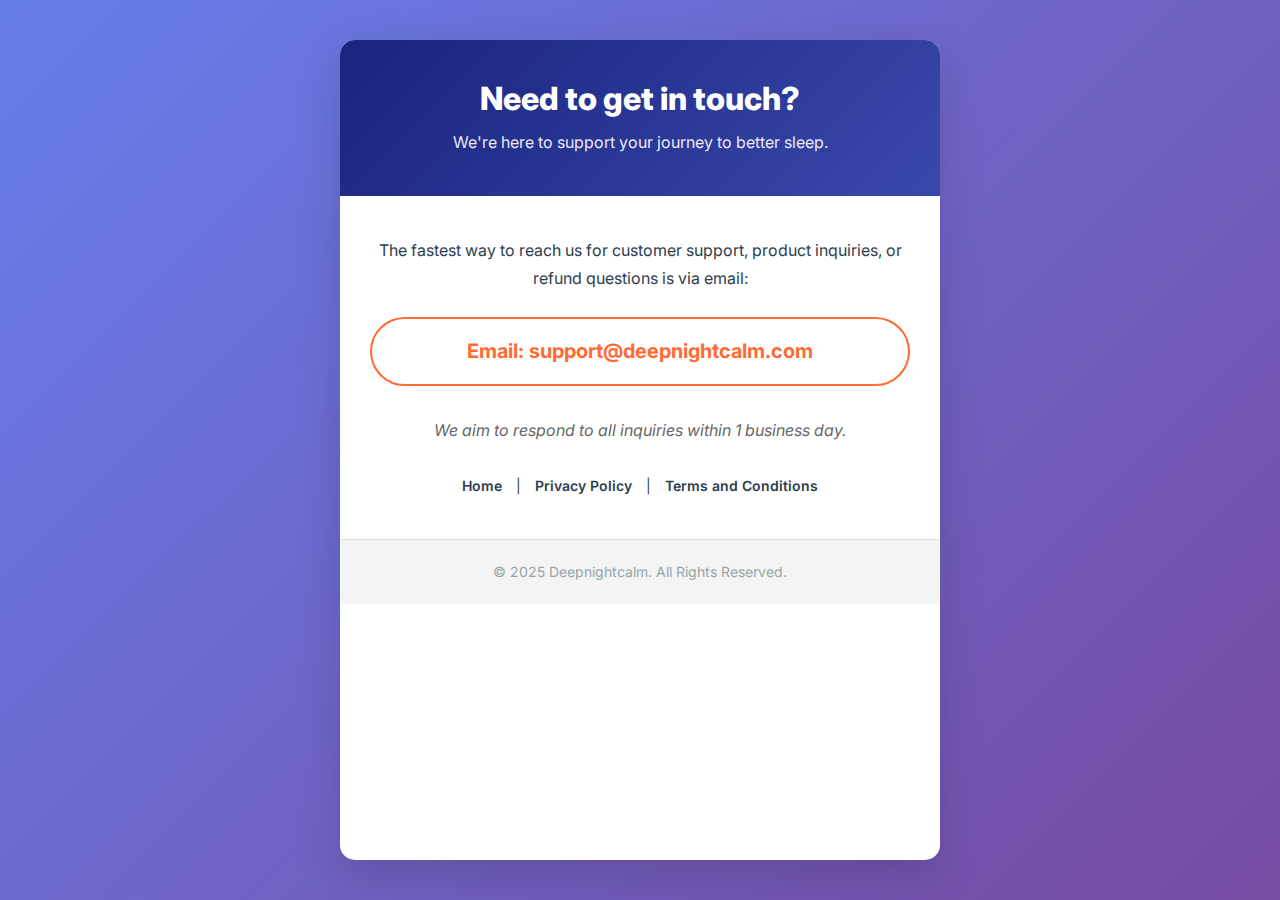
<file: contact.html>
<!DOCTYPE html>
<html lang="en">
<head>
  <meta charset="UTF-8">
  <meta name="viewport" content="width=device-width, initial-scale=1.0">
  <title>Deepnightcalm - Contact Us</title>
  <link href="https://fonts.googleapis.com/css2?family=Inter:wght@400;600;700;800&display=swap" rel="stylesheet">
  
  <style>
    /* Color Variables from Original Code */
    :root {
      --cta-color: #ff6b35; /* Orange - Links */
      --text-color: #2c3e50; /* Dark Slate - Body Text */
      --light-bg-gradient: linear-gradient(135deg, #667eea 0%, #764ba2 100%); /* Page Background */
      --hero-bg-gradient: linear-gradient(135deg, #1a237e 0%, #3949ab 100%); /* Header Background */
    }

    * {
      box-sizing: border-box;
      margin: 0;
      padding: 0;
    }

    body {
      font-family: 'Inter', sans-serif;
      line-height: 1.75;
      color: var(--text-color);
      background: var(--light-bg-gradient);
      min-height: 100vh;
      padding: 40px 0;
      display: flex;
      flex-direction: column;
    }

    .container {
      max-width: 600px; /* Reduced max width for simplicity */
      width: 90%;
      margin: auto;
      background: #ffffff;
      box-shadow: 0 15px 45px rgba(0,0,0,0.15);
      border-radius: 15px;
      overflow: hidden;
      flex-grow: 1;
    }

    /* Header Section */
    .contact-header {
      background: var(--hero-bg-gradient);
      color: white;
      padding: 40px 30px;
      text-align: center;
    }

    .contact-header h1 {
      font-size: 32px;
      font-weight: 800;
      line-height: 1.2;
    }
    
    .contact-header p {
        font-size: 16px;
        opacity: 0.9;
        margin-top: 10px;
    }

    /* Content Section */
    .contact-content {
      padding: 40px 30px;
      text-align: center;
    }
    
    .contact-content p {
        margin-bottom: 25px;
        font-size: 16px;
    }
    
    /* Main Contact Link Style */
    .main-contact-link {
        font-size: 20px;
        font-weight: 700;
        color: var(--cta-color);
        text-decoration: none;
        display: block;
        padding: 15px 20px;
        margin: 20px 0;
        border: 2px solid var(--cta-color);
        border-radius: 50px;
        transition: all 0.3s ease;
    }

    .main-contact-link:hover {
        background: var(--cta-color);
        color: white;
        box-shadow: 0 8px 20px rgba(255, 107, 53, 0.3);
    }
    
    /* Policy and Home Links */
    .legal-links {
        margin-top: 30px;
        font-size: 14px;
    }
    
    .legal-links a {
        color: var(--primary-color);
        text-decoration: none;
        font-weight: 600;
        margin: 0 10px;
    }
    
    .legal-links a:hover {
        color: var(--accent-color);
    }

    /* Footer - (Matches the standard footer design) */
    .policy-footer {
        text-align: center;
        padding: 20px 30px;
        font-size: 14px;
        color: #95a5a6;
        background: #f4f4f4;
        border-top: 1px solid #e0e0e0;
    }
    
    .policy-footer a {
      color: var(--cta-color);
      text-decoration: none;
      font-weight: 600;
    }
    
    .policy-footer a:hover {
        color: var(--primary-color);
    }

    /* Responsive Adjustments */
    @media (max-width: 768px) {
        body {
            padding: 0;
        }
        .container {
            border-radius: 0;
            box-shadow: none;
            width: 100%;
        }
    }
  </style>
</head>
<body>
  <div class="container">
    
    <header class="contact-header">
      <h1>Need to get in touch?</h1>
      <p>We're here to support your journey to better sleep.</p>
    </header>

    <section class="contact-content">
      
      <p>The fastest way to reach us for customer support, product inquiries, or refund questions is via email:</p>

      <a href="mailto:support@deepnightcalm.com" class="main-contact-link">
          Email: support@deepnightcalm.com
      </a>
      
      <p style="margin-top: 30px; font-style: italic; color: #666;">
          We aim to respond to all inquiries within 1 business day.
      </p>

      <div class="legal-links">
          <a href="./index.html">Home</a> | <a href="./privacy.html">Privacy Policy</a> | <a href="./terms.html">Terms and Conditions</a>
      </div>

    </section>

    <footer class="policy-footer">
        <p>&copy; 2025 Deepnightcalm. All Rights Reserved.</p>
    </footer>

  </div>
</body>
</html>
</file>
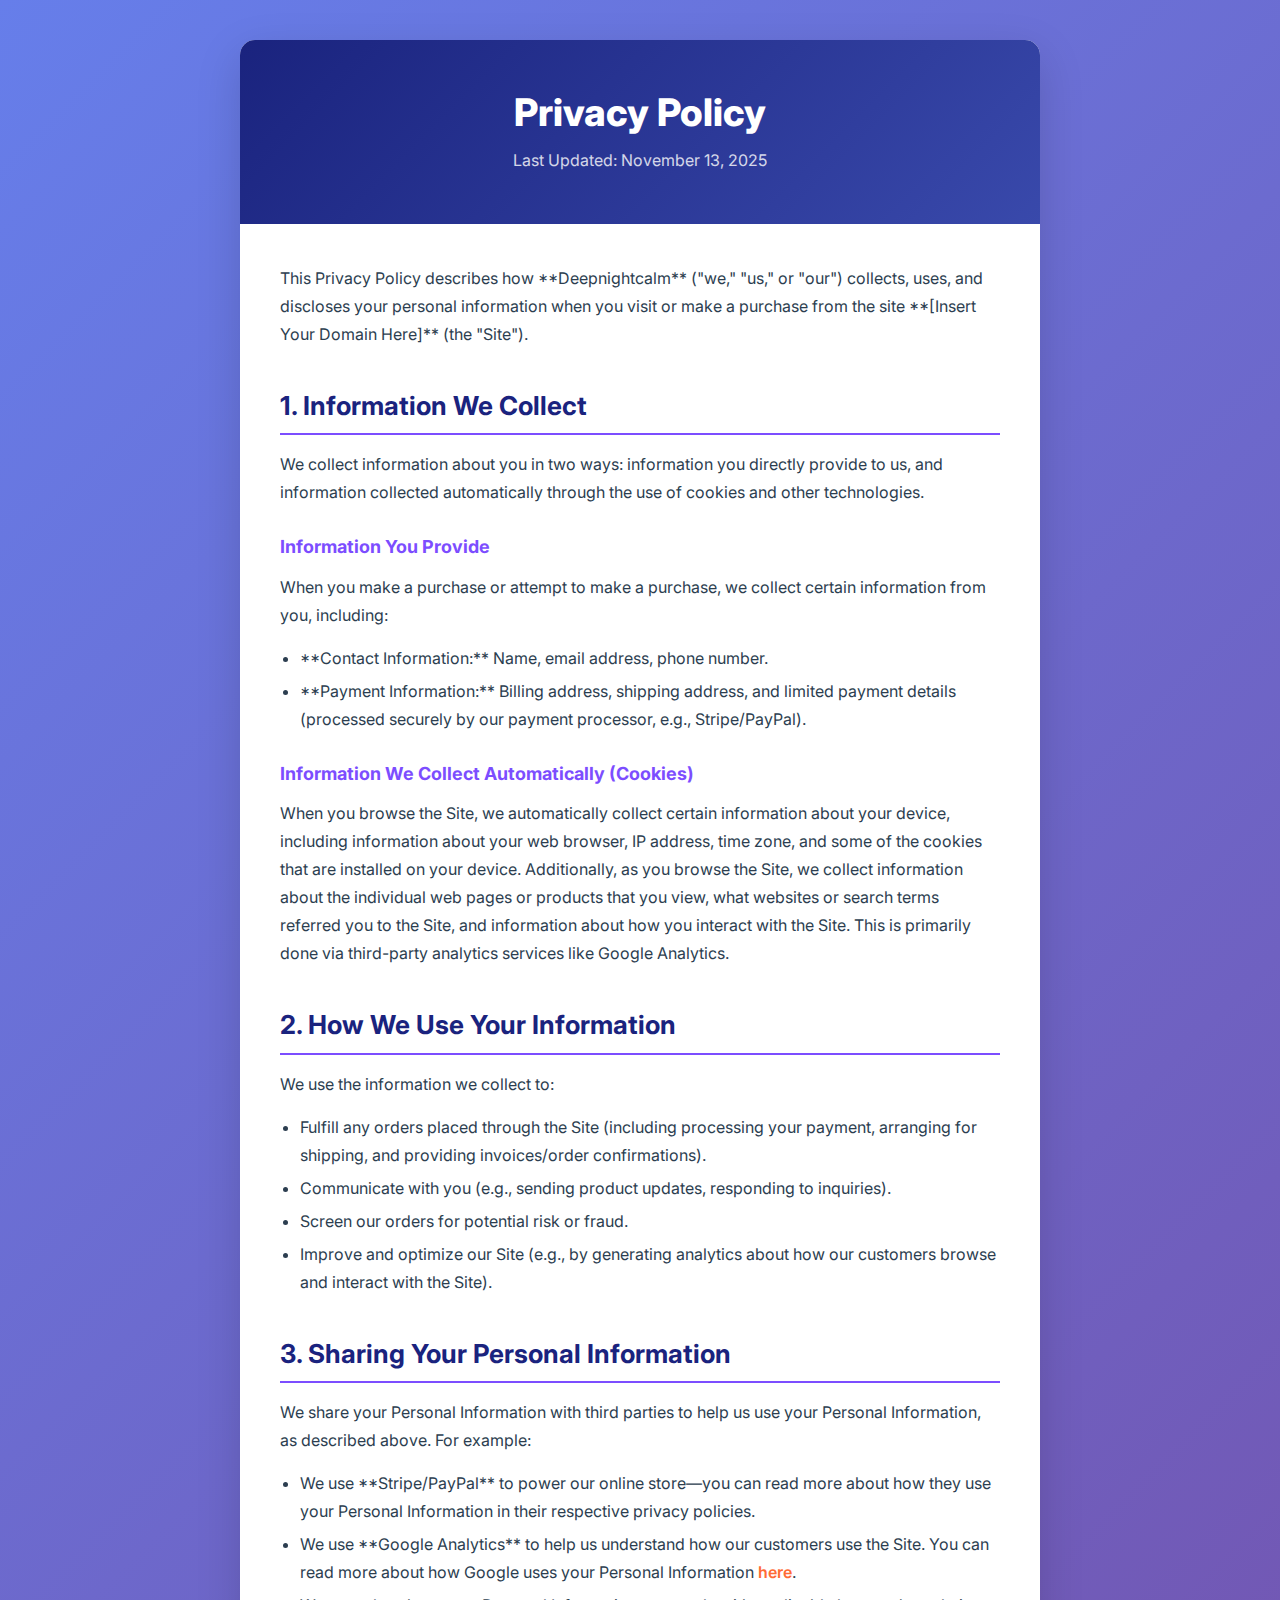
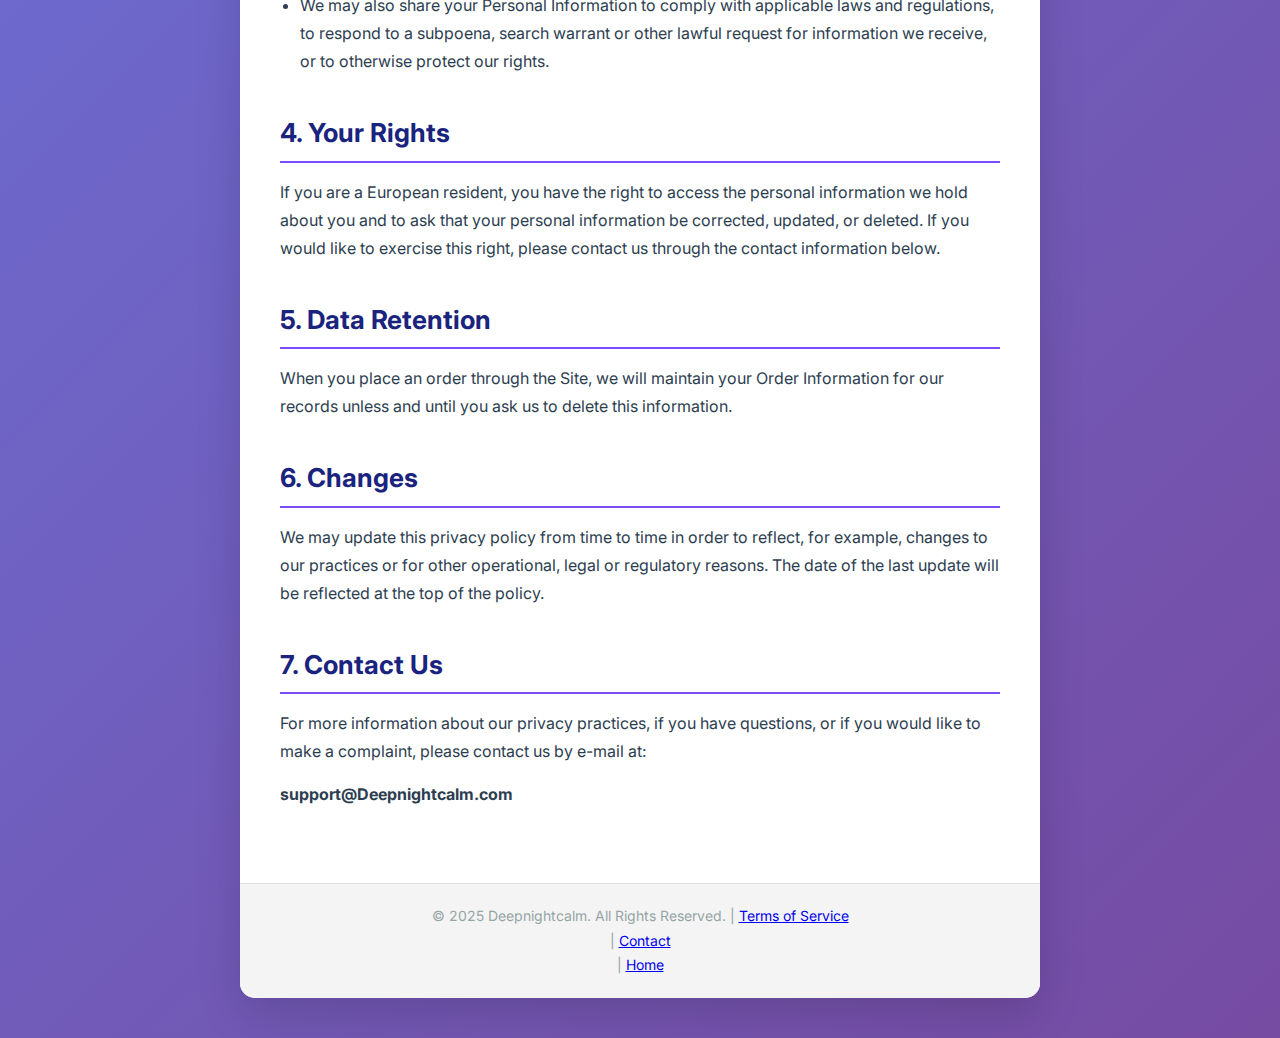
<file: privacy.html>
<!DOCTYPE html>
<html lang="en">
<head>
  <meta charset="UTF-8">
  <meta name="viewport" content="width=device-width, initial-scale=1.0">
  <title>Deepnightcalm - Privacy Policy</title>
  <link href="https://fonts.googleapis.com/css2?family=Inter:wght@400;600;700;800&display=swap" rel="stylesheet">
  
  <style>
    /* Color Variables from Original Code */
    :root {
      --primary-color: #1a237e; /* Deep Indigo - Headings, Hero BG */
      --accent-color: #7c4dff; /* Violet - Highlights, Borders */
      --cta-color: #ff6b35; /* Orange - Buttons, Links */
      --text-color: #2c3e50; /* Dark Slate - Body Text */
      --light-bg-gradient: linear-gradient(135deg, #667eea 0%, #764ba2 100%); /* Page Background */
      --hero-bg-gradient: linear-gradient(135deg, #1a237e 0%, #3949ab 100%); /* Hero/Header Background */
    }

    * {
      box-sizing: border-box;
      margin: 0;
      padding: 0;
    }

    body {
      font-family: 'Inter', sans-serif;
      line-height: 1.75; /* Slightly increased for policy readability */
      color: var(--text-color);
      background: var(--light-bg-gradient);
      min-height: 100vh;
      padding: 40px 0; /* Add vertical padding to center the container */
    }

    .container {
      max-width: 800px;
      margin: 0 auto;
      background: #ffffff;
      box-shadow: 0 15px 45px rgba(0,0,0,0.15); /* Slightly refined shadow */
      border-radius: 15px; /* Rounded corners for the entire document block */
      overflow: hidden;
    }

    /* Policy Header Section - Matches .hero-section style */
    .policy-header {
      background: var(--hero-bg-gradient);
      color: white;
      padding: 50px 40px;
      text-align: center;
    }

    .policy-header h1 {
      font-size: 38px;
      font-weight: 800;
      margin-bottom: 10px;
      line-height: 1.2;
    }
    
    .policy-header p {
        font-size: 16px;
        opacity: 0.8;
    }

    /* Content Section - Matches .section style */
    .policy-content {
      padding: 40px 40px 60px;
    }

    .policy-content h2 {
      font-size: 26px;
      font-weight: 700;
      margin-top: 35px;
      margin-bottom: 15px;
      color: var(--primary-color);
      border-bottom: 2px solid var(--accent-color); /* Highlighted underline */
      padding-bottom: 5px;
    }

    .policy-content h3 {
      font-size: 18px;
      font-weight: 700;
      margin-top: 25px;
      margin-bottom: 10px;
      color: var(--accent-color);
    }
    
    .policy-content p {
        margin-bottom: 15px;
    }

    .policy-content ul {
      margin-left: 20px;
      margin-bottom: 20px;
      list-style: disc;
    }
    
    .policy-content ul li {
        margin-bottom: 5px;
    }

    .policy-content a {
      color: var(--cta-color);
      text-decoration: none;
      font-weight: 600;
      transition: color 0.2s ease;
    }
    
    .policy-content a:hover {
        color: var(--primary-color);
    }

    /* Footer - Simple version, can be expanded to match original footer if needed */
    .policy-footer {
        text-align: center;
        padding: 20px 40px;
        font-size: 14px;
        color: #95a5a6; /* Lighter color for footers */
        background: #f4f4f4;
        border-top: 1px solid #e0e0e0;
    }

    /* Responsive Adjustments */
    @media (max-width: 768px) {
        body {
            padding: 0;
        }
        .container {
            border-radius: 0; /* Remove rounding on small screens */
            box-shadow: none;
        }
        .policy-header {
            padding: 40px 20px;
        }
        .policy-header h1 {
            font-size: 30px;
        }
        .policy-content {
            padding: 30px 20px 40px;
        }
        .policy-content h2 {
            font-size: 22px;
        }
    }
  </style>
</head>
<body>
  <div class="container">
    
    <header class="policy-header">
      <h1>Privacy Policy</h1>
      <p>Last Updated: November 13, 2025</p>
    </header>

    <section class="policy-content">
      
      <p>This Privacy Policy describes how **Deepnightcalm** ("we," "us," or "our") collects, uses, and discloses your personal information when you visit or make a purchase from the site **[Insert Your Domain Here]** (the "Site").</p>

      <h2>1. Information We Collect</h2>
      <p>We collect information about you in two ways: information you directly provide to us, and information collected automatically through the use of cookies and other technologies.</p>

      <h3>Information You Provide</h3>
      <p>When you make a purchase or attempt to make a purchase, we collect certain information from you, including:</p>
      <ul>
        <li>**Contact Information:** Name, email address, phone number.</li>
        <li>**Payment Information:** Billing address, shipping address, and limited payment details (processed securely by our payment processor, e.g., Stripe/PayPal).</li>
      </ul>

      <h3>Information We Collect Automatically (Cookies)</h3>
      <p>When you browse the Site, we automatically collect certain information about your device, including information about your web browser, IP address, time zone, and some of the cookies that are installed on your device. Additionally, as you browse the Site, we collect information about the individual web pages or products that you view, what websites or search terms referred you to the Site, and information about how you interact with the Site. This is primarily done via third-party analytics services like Google Analytics.</p>

      <h2>2. How We Use Your Information</h2>
      <p>We use the information we collect to:</p>
      <ul>
        <li>Fulfill any orders placed through the Site (including processing your payment, arranging for shipping, and providing invoices/order confirmations).</li>
        <li>Communicate with you (e.g., sending product updates, responding to inquiries).</li>
        <li>Screen our orders for potential risk or fraud.</li>
        <li>Improve and optimize our Site (e.g., by generating analytics about how our customers browse and interact with the Site).</li>
      </ul>

      <h2>3. Sharing Your Personal Information</h2>
      <p>We share your Personal Information with third parties to help us use your Personal Information, as described above. For example:</p>
      <ul>
        <li>We use **Stripe/PayPal** to power our online store—you can read more about how they use your Personal Information in their respective privacy policies.</li>
        <li>We use **Google Analytics** to help us understand how our customers use the Site. You can read more about how Google uses your Personal Information <a href="https://policies.google.com/privacy" target="_blank">here</a>.</li>
        <li>We may also share your Personal Information to comply with applicable laws and regulations, to respond to a subpoena, search warrant or other lawful request for information we receive, or to otherwise protect our rights.</li>
      </ul>

      <h2>4. Your Rights</h2>
      <p>If you are a European resident, you have the right to access the personal information we hold about you and to ask that your personal information be corrected, updated, or deleted. If you would like to exercise this right, please contact us through the contact information below.</p>

      <h2>5. Data Retention</h2>
      <p>When you place an order through the Site, we will maintain your Order Information for our records unless and until you ask us to delete this information.</p>

      <h2>6. Changes</h2>
      <p>We may update this privacy policy from time to time in order to reflect, for example, changes to our practices or for other operational, legal or regulatory reasons. The date of the last update will be reflected at the top of the policy.</p>

      <h2>7. Contact Us</h2>
      <p>For more information about our privacy practices, if you have questions, or if you would like to make a complaint, please contact us by e-mail at:</p>
      <p style="font-weight: 700;">support@Deepnightcalm.com</p>
      
    </section>

    <footer class="policy-footer">
        <p>&copy; 2025 Deepnightcalm. All Rights Reserved. | <a href="./terms.html">Terms of Service</a></p> | <a href="./contact.html">Contact</a></p> | <a href="./index.html">Home</a></p>
    </footer>

  </div>
</body>
</html>
</file>
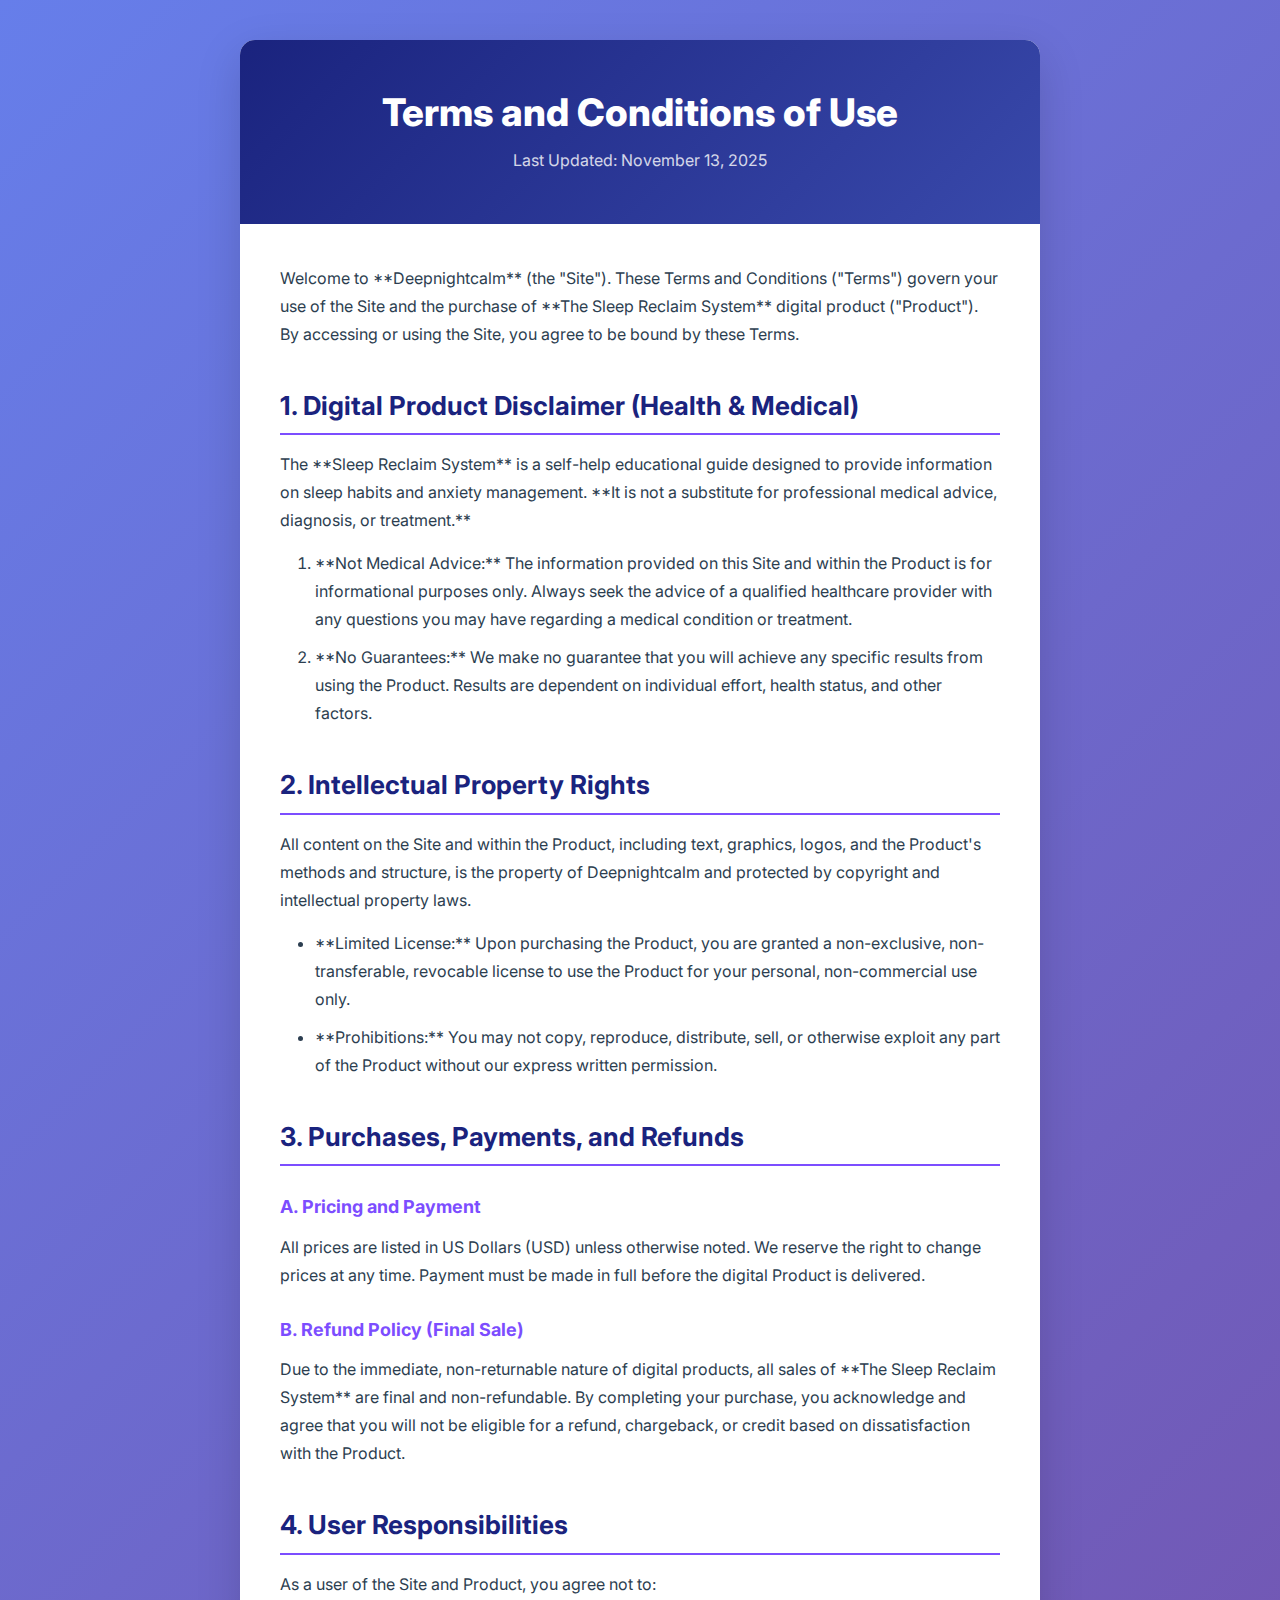
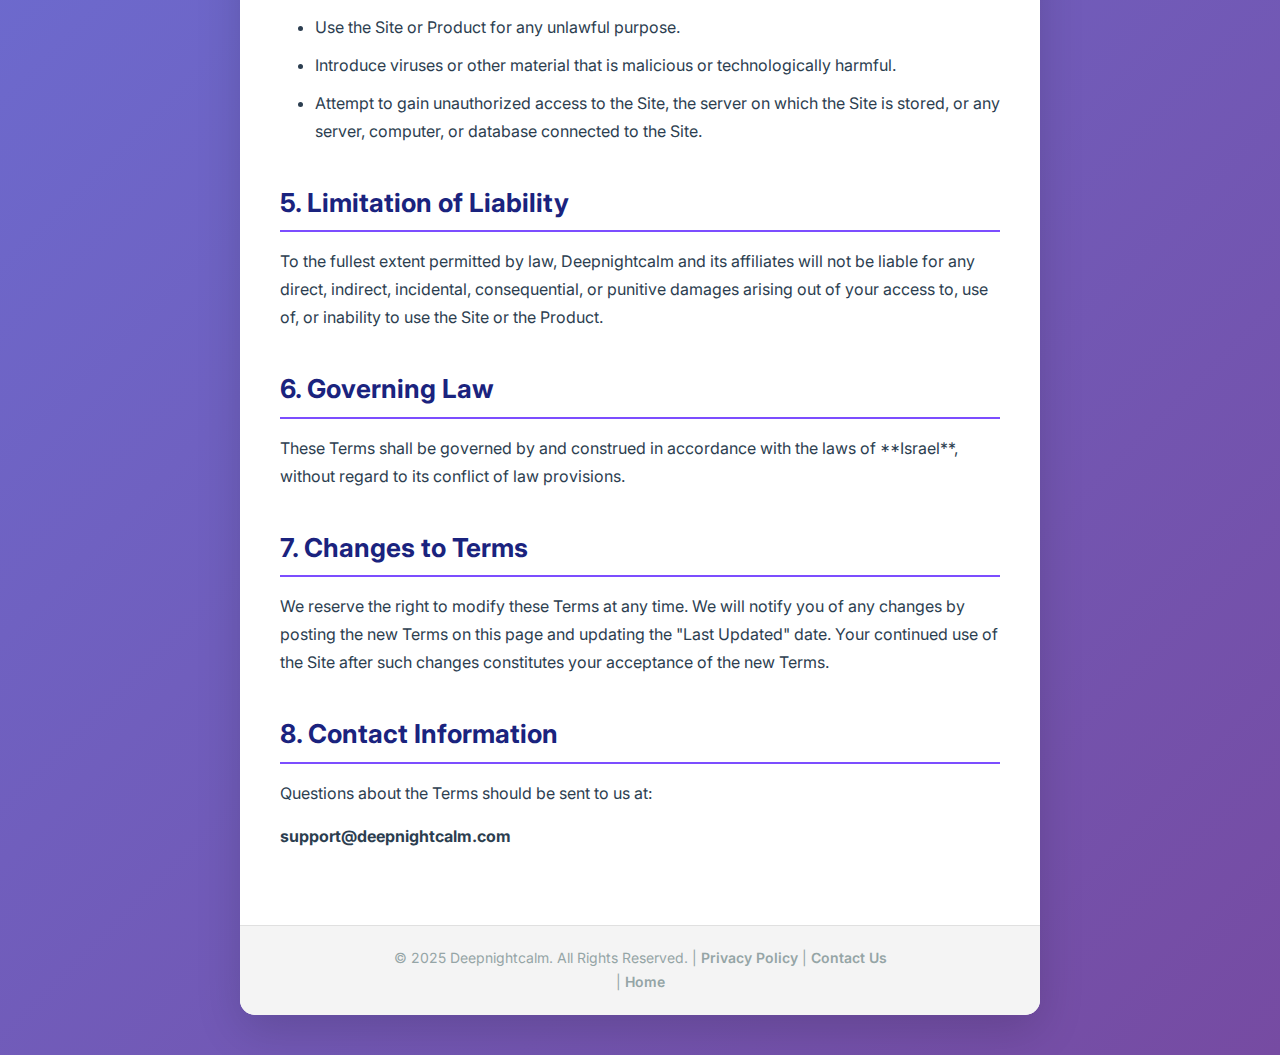
<file: terms.html>
<!DOCTYPE html>
<html lang="en">
<head>
  <meta charset="UTF-8">
  <meta name="viewport" content="width=device-width, initial-scale=1.0">
  <title>Deepnightcalm - Terms and Conditions</title>
  <link href="https://fonts.googleapis.com/css2?family=Inter:wght@400;600;700;800&display=swap" rel="stylesheet">
  
  <style>
    /* Color Variables from Original Code */
    :root {
      --primary-color: #1a237e; /* Deep Indigo - Headings */
      --accent-color: #7c4dff; /* Violet - Highlights, Borders */
      --text-color: #2c3e50; /* Dark Slate - Body Text */
      --light-bg-gradient: linear-gradient(135deg, #667eea 0%, #764ba2 100%); /* Page Background */
      --hero-bg-gradient: linear-gradient(135deg, #1a237e 0%, #3949ab 100%); /* Header Background */
    }

    * {
      box-sizing: border-box;
      margin: 0;
      padding: 0;
    }

    body {
      font-family: 'Inter', sans-serif;
      line-height: 1.75; 
      color: var(--text-color);
      background: var(--light-bg-gradient);
      min-height: 100vh;
      padding: 40px 0;
      display: flex;
      flex-direction: column;
    }

    .container {
      max-width: 800px;
      width: 90%;
      margin: auto;
      background: #ffffff;
      box-shadow: 0 15px 45px rgba(0,0,0,0.15);
      border-radius: 15px;
      overflow: hidden;
      flex-grow: 1;
    }

    /* Terms Header Section - Matches .hero-section style */
    .terms-header {
      background: var(--hero-bg-gradient);
      color: white;
      padding: 50px 40px;
      text-align: center;
    }

    .terms-header h1 {
      font-size: 38px;
      font-weight: 800;
      margin-bottom: 10px;
      line-height: 1.2;
    }
    
    .terms-header p {
        font-size: 16px;
        opacity: 0.8;
    }

    /* Content Section */
    .terms-content {
      padding: 40px 40px 60px;
    }

    .terms-content h2 {
      font-size: 26px;
      font-weight: 700;
      margin-top: 35px;
      margin-bottom: 15px;
      color: var(--primary-color);
      border-bottom: 2px solid var(--accent-color);
      padding-bottom: 5px;
    }

    .terms-content h3 {
      font-size: 18px;
      font-weight: 700;
      margin-top: 25px;
      margin-bottom: 10px;
      color: var(--accent-color);
    }
    
    .terms-content p {
        margin-bottom: 15px;
    }

    .terms-content ol, .terms-content ul {
      margin-left: 20px;
      margin-bottom: 20px;
      padding-left: 15px;
    }
    
    .terms-content ol li, .terms-content ul li {
        margin-bottom: 10px;
    }
    
    .terms-content ol { list-style: decimal; }
    .terms-content ul { list-style: disc; }

    .terms-content a {
      color: var(--cta-color);
      text-decoration: none;
      font-weight: 600;
      transition: color 0.2s ease;
    }
    
    .terms-content a:hover {
        color: var(--primary-color);
    }
    
    .important-notice {
        background: #fff5f5;
        border-left: 5px solid #ef4444;
        padding: 15px;
        margin: 25px 0;
        border-radius: 5px;
        color: #ef4444;
        font-weight: 600;
    }

    /* Footer - (Matches the standard footer design) */
    .policy-footer {
        text-align: center;
        padding: 20px 40px;
        font-size: 14px;
        color: #95a5a6;
        background: #f4f4f4;
        border-top: 1px solid #e0e0e0;
    }
    
    .policy-footer a {
      color: var(--cta-color);
      text-decoration: none;
      font-weight: 600;
    }
    
    .policy-footer a:hover {
        color: var(--primary-color);
    }

    /* Responsive Adjustments */
    @media (max-width: 768px) {
        body { padding: 0; }
        .container { border-radius: 0; box-shadow: none; width: 100%; }
        .terms-header, .terms-content { padding: 30px 20px; }
        .terms-header h1 { font-size: 30px; }
        .terms-content h2 { font-size: 22px; }
    }
  </style>
</head>
<body>
  <div class="container">
    
    <header class="terms-header">
      <h1>Terms and Conditions of Use</h1>
      <p>Last Updated: November 13, 2025</p>
    </header>

    <section class="terms-content">
      
      <p>Welcome to **Deepnightcalm** (the "Site"). These Terms and Conditions ("Terms") govern your use of the Site and the purchase of **The Sleep Reclaim System** digital product ("Product"). By accessing or using the Site, you agree to be bound by these Terms.</p>

      <h2>1. Digital Product Disclaimer (Health & Medical)</h2>
      
      <p>The **Sleep Reclaim System** is a self-help educational guide designed to provide information on sleep habits and anxiety management. **It is not a substitute for professional medical advice, diagnosis, or treatment.**</p>
      <ol>
          <li>**Not Medical Advice:** The information provided on this Site and within the Product is for informational purposes only. Always seek the advice of a qualified healthcare provider with any questions you may have regarding a medical condition or treatment.</li>
          <li>**No Guarantees:** We make no guarantee that you will achieve any specific results from using the Product. Results are dependent on individual effort, health status, and other factors.</li>
      </ol>

      <h2>2. Intellectual Property Rights</h2>
      <p>All content on the Site and within the Product, including text, graphics, logos, and the Product's methods and structure, is the property of Deepnightcalm and protected by copyright and intellectual property laws.</p>
      <ul>
          <li>**Limited License:** Upon purchasing the Product, you are granted a non-exclusive, non-transferable, revocable license to use the Product for your personal, non-commercial use only.</li>
          <li>**Prohibitions:** You may not copy, reproduce, distribute, sell, or otherwise exploit any part of the Product without our express written permission.</li>
      </ul>

      <h2>3. Purchases, Payments, and Refunds</h2>
      <h3>A. Pricing and Payment</h3>
      <p>All prices are listed in US Dollars (USD) unless otherwise noted. We reserve the right to change prices at any time. Payment must be made in full before the digital Product is delivered.</p>
      
      <h3>B. Refund Policy (Final Sale)</h3>
      <p>Due to the immediate, non-returnable nature of digital products, all sales of **The Sleep Reclaim System** are final and non-refundable. By completing your purchase, you acknowledge and agree that you will not be eligible for a refund, chargeback, or credit based on dissatisfaction with the Product.</p>
      
      <h2>4. User Responsibilities</h2>
      <p>As a user of the Site and Product, you agree not to:</p>
      <ul>
          <li>Use the Site or Product for any unlawful purpose.</li>
          <li>Introduce viruses or other material that is malicious or technologically harmful.</li>
          <li>Attempt to gain unauthorized access to the Site, the server on which the Site is stored, or any server, computer, or database connected to the Site.</li>
      </ul>

      <h2>5. Limitation of Liability</h2>
      <p>To the fullest extent permitted by law, Deepnightcalm and its affiliates will not be liable for any direct, indirect, incidental, consequential, or punitive damages arising out of your access to, use of, or inability to use the Site or the Product.</p>

      <h2>6. Governing Law</h2>
      <p>These Terms shall be governed by and construed in accordance with the laws of **Israel**, without regard to its conflict of law provisions.</p>
      
      <h2>7. Changes to Terms</h2>
      <p>We reserve the right to modify these Terms at any time. We will notify you of any changes by posting the new Terms on this page and updating the "Last Updated" date. Your continued use of the Site after such changes constitutes your acceptance of the new Terms.</p>

      <h2>8. Contact Information</h2>
      <p>Questions about the Terms should be sent to us at:</p>
      <p style="font-weight: 700;">support@deepnightcalm.com</p>

    </section>

    <footer class="policy-footer">
        <p>&copy; 2025 Deepnightcalm. All Rights Reserved. | <a href="./privacy.html">Privacy Policy</a> | <a href="./contact.html">Contact Us</a></p> | <a href="./">Home</a></p>
    </footer>

  </div>
</body>
</html>
</file>
